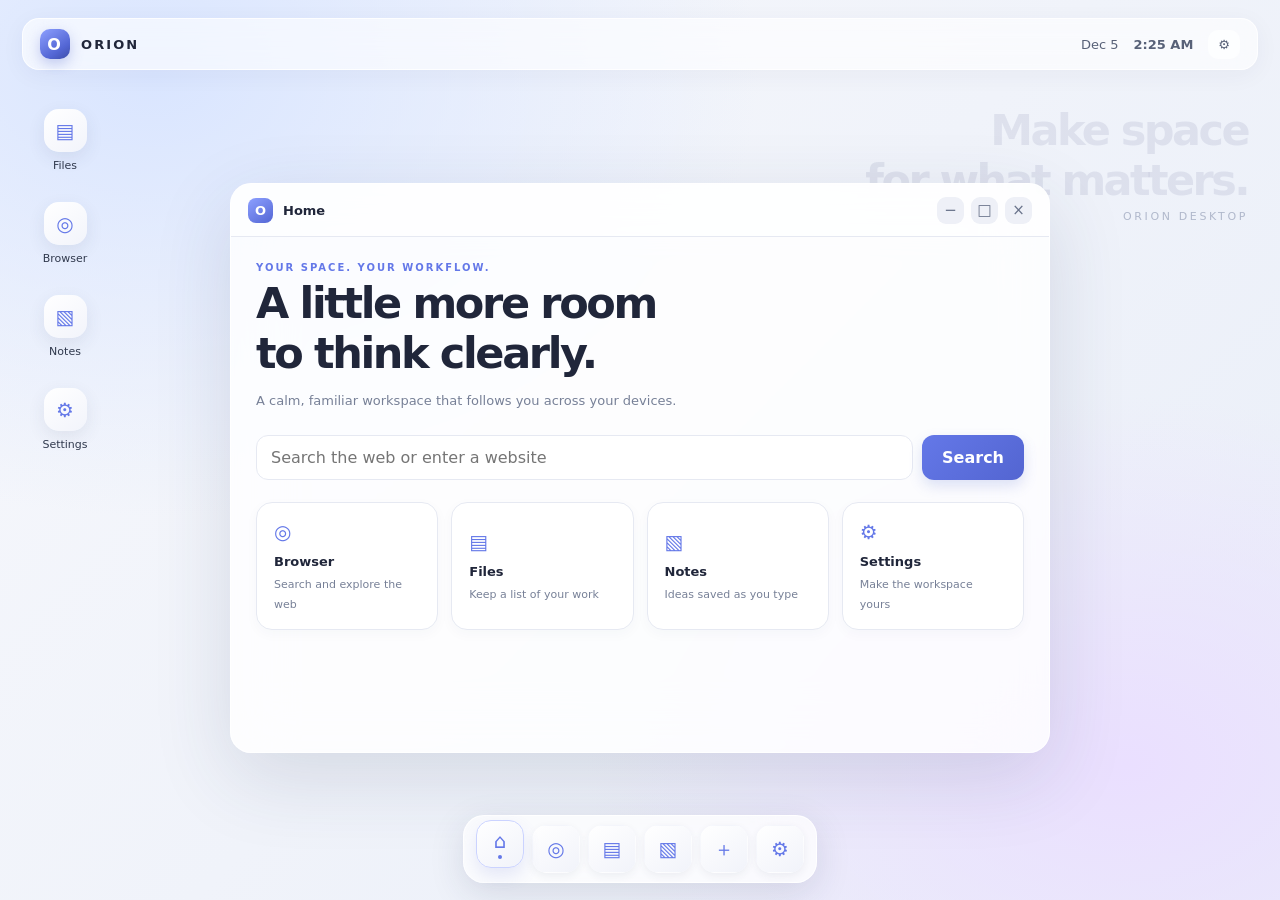
<file: index.html>
<!doctype html>
<html lang="en">
<head>
<meta charset="utf-8">
<meta name="viewport" content="width=device-width,initial-scale=1,viewport-fit=cover">
<meta name="theme-color" content="#f3f5fb">
<meta name="description" content="ORION — a personal desktop experience for your devices.">
<link rel="manifest" href="./manifest.webmanifest">
<link rel="icon" href="./icon.svg" type="image/svg+xml">
<title>ORION</title>
<style>
:root{color-scheme:light;--accent:#6478e8;--accent2:#8b9aff;--ink:#20263a;--muted:#778097;--line:#e6e9f2;--panel:rgba(255,255,255,.82);--solid:#fff;--shadow:0 24px 80px #28375b24;font-family:Inter,ui-sans-serif,system-ui,-apple-system,"Segoe UI",sans-serif}
*{box-sizing:border-box}html,body{margin:0;width:100%;height:100%;overflow:hidden}body{color:var(--ink);background:radial-gradient(ellipse at 12% 8%,#d9e5ff 0,transparent 38%),radial-gradient(ellipse at 88% 85%,#eadfff 0,transparent 34%),linear-gradient(135deg,#f7f8fc,#e9eef8);transition:background .25s,color .25s}button,input,textarea{font:inherit}button{cursor:pointer}button:focus-visible,input:focus-visible,textarea:focus-visible{outline:3px solid #8798ff88;outline-offset:2px}
.desktop{height:100dvh;position:relative;padding:18px 22px 92px}.topbar{height:52px;display:flex;align-items:center;justify-content:space-between;padding:0 17px;border:1px solid #ffffffc9;background:#ffffff9c;backdrop-filter:blur(24px);border-radius:17px;box-shadow:0 5px 25px #24334c0c}.brand{display:flex;gap:11px;align-items:center;font-weight:800;letter-spacing:.16em;font-size:13px}.orb{width:30px;height:30px;border-radius:10px;background:linear-gradient(145deg,#8da0ff,#5366d4 68%,#3d4da8);display:grid;place-items:center;color:white;font-size:16px;box-shadow:0 5px 14px #596cce55}.status{display:flex;gap:15px;align-items:center;color:#586178;font-size:13px}.status button{border:0;background:#ffffffa6;border-radius:10px;padding:7px 10px;color:inherit}
.wallpaper-label{position:absolute;right:32px;top:105px;text-align:right;pointer-events:none}.wallpaper-label b{display:block;font-size:clamp(25px,4vw,43px);letter-spacing:-.06em;color:#66749a22}.wallpaper-label span{font-size:11px;letter-spacing:.24em;color:#69769675}
.desk-icons{position:absolute;top:100px;left:22px;display:grid;gap:12px;width:86px}.desk-icon{border:0;background:transparent;color:#30394d;padding:9px 3px;border-radius:14px;display:grid;justify-items:center;gap:7px;font-size:11px}.desk-icon:hover{background:#ffffff88}.appglyph{width:43px;height:43px;border-radius:15px;background:linear-gradient(145deg,#fff,#f2f4fb);box-shadow:0 6px 18px #34415b17;display:grid;place-items:center;color:var(--accent);font-size:20px;font-weight:700}
.window{position:absolute;left:50%;top:52%;transform:translate(-50%,-50%);width:min(820px,calc(100vw - 145px));height:min(570px,calc(100dvh - 160px));min-width:300px;background:var(--panel);backdrop-filter:blur(30px);border:1px solid #ffffffed;border-radius:21px;box-shadow:var(--shadow);overflow:hidden;display:flex;flex-direction:column;animation:appear .2s ease;transition:width .2s,height .2s}.window.hidden{display:none}.window.max{width:calc(100vw - 44px);height:calc(100dvh - 142px)}@keyframes appear{from{opacity:0;transform:translate(-50%,-48%) scale(.985)}to{opacity:1;transform:translate(-50%,-50%) scale(1)}}
.winhead{height:53px;flex:none;display:flex;align-items:center;justify-content:space-between;padding:0 17px;border-bottom:1px solid var(--line);background:#ffffff9c;touch-action:pan-y}.wintitle{display:flex;align-items:center;gap:10px;font-size:13px;font-weight:750}.mini-orb{width:25px;height:25px;border-radius:8px;background:linear-gradient(145deg,#8da0ff,#5366d4);color:#fff;display:grid;place-items:center;font-size:13px}.wincontrols{display:flex;gap:7px}.wincontrols button{border:0;background:#eef0f7;color:#68728a;width:27px;height:27px;border-radius:9px;font-size:15px}.wincontrols button:last-child:hover{background:#ffe3e8;color:#b23d56}.winbody{padding:25px;overflow:auto;flex:1}.welcome{font-size:clamp(29px,4vw,43px);letter-spacing:-.055em;margin:5px 0 8px}.eyebrow{font-size:10px;font-weight:800;letter-spacing:.2em;color:var(--accent)}.sub{color:var(--muted);font-size:13px;line-height:1.55}.search{display:flex;gap:9px;margin:24px 0 22px}.search input,.field{border:1px solid var(--line);background:var(--solid);color:var(--ink);border-radius:12px;padding:12px 14px;outline:none;min-width:0}.search input{flex:1}.primary{border:0;background:linear-gradient(135deg,var(--accent),#5365d1);color:white;padding:0 20px;border-radius:12px;font-weight:700;box-shadow:0 6px 14px #596cce33}.primary:hover{filter:brightness(1.06);transform:translateY(-1px)}.tiles{display:grid;grid-template-columns:repeat(auto-fit,minmax(150px,1fr));gap:13px}.tile{background:var(--solid);border:1px solid var(--line);border-radius:16px;padding:17px;text-align:left;color:var(--ink);min-height:105px;box-shadow:0 4px 13px #27365308;transition:transform .16s,box-shadow .16s}.tile:hover{transform:translateY(-3px);box-shadow:0 10px 24px #27365312}.tile .tileicon{font-size:20px;color:var(--accent)}.tile strong{display:block;margin:10px 0 4px;font-size:13px}.tile small{color:var(--muted);font-size:11px;line-height:1.4}.dockwrap{position:absolute;bottom:17px;left:50%;transform:translateX(-50%);max-width:calc(100vw - 24px)}.dock{display:flex;gap:8px;padding:9px 12px;border:1px solid #ffffffdf;border-radius:21px;background:#ffffffbf;backdrop-filter:blur(28px);box-shadow:0 10px 35px #25334d20}.dock button{border:1px solid transparent;background:linear-gradient(145deg,#fff,#f1f3fa);width:48px;height:48px;border-radius:15px;color:var(--accent);font-size:20px;box-shadow:0 3px 9px #26365312;transition:.16s}.dock button:hover,.dock button.active{transform:translateY(-5px);border-color:#cbd3ff;box-shadow:0 8px 17px #596cce24}.dock button.active:after{content:"";display:block;width:4px;height:4px;background:var(--accent);border-radius:50%;margin:2px auto 0}
.note{width:100%;height:100%;min-height:300px;resize:vertical;border:1px solid var(--line);border-radius:13px;padding:15px;line-height:1.6;outline:none;background:var(--solid);color:var(--ink)}.filelist{display:grid;gap:9px}.fileitem{display:flex;justify-content:space-between;align-items:center;padding:12px 14px;background:var(--solid);border:1px solid var(--line);border-radius:12px;font-size:13px}.fileitem button{border:0;background:#fff0f2;color:#b34d62;padding:7px 10px;border-radius:9px}.settingsrow{display:flex;align-items:center;justify-content:space-between;padding:17px 0;border-bottom:1px solid var(--line);gap:14px}.switch{accent-color:var(--accent);width:19px;height:19px}.colorbtn{width:28px;height:28px;border-radius:50%;border:3px solid white;box-shadow:0 0 0 1px #ccd2df}.calcgrid{display:grid;grid-template-columns:repeat(4,1fr);gap:9px}.calcgrid button{min-height:54px;text-align:center;font-size:18px;padding:8px}.calcdisplay{width:100%;font-size:29px;text-align:right;margin-bottom:13px;font-weight:650}.pill{display:inline-block;border:1px solid var(--line);border-radius:999px;padding:5px 10px;color:var(--muted);font-size:11px}.mobilehint{display:none}
body.dark{color-scheme:dark;--ink:#edf1fb;--muted:#a5afc3;--line:#38445d;--panel:rgba(27,35,54,.92);--solid:#222d43;--shadow:0 20px 70px #0008;background:radial-gradient(ellipse at 15% 10%,#26345b 0,transparent 42%),linear-gradient(135deg,#111827,#1a2032)}body.dark .topbar,body.dark .dock,body.dark .winhead{background:#202a40db;border-color:#46516a}body.dark .status,body.dark .desk-icon{color:#e0e7f5}body.dark .appglyph,body.dark .tile,body.dark .field,body.dark .search input,body.dark .note,body.dark .fileitem{background:#222d43;color:#edf1fb;border-color:#3b4760}body.dark .wincontrols button{background:#35415a;color:#e6ebf5}body.dark .dock button{background:#34415b;color:#dfe6ff}body.dark .status button{background:#34415b;color:#e6ebf5}body.dark .wallpaper-label b{color:#dce5ff16}
@media(max-width:700px){.desktop{padding:9px 9px 82px}.topbar{height:46px;padding:0 12px}.desk-icons,.wallpaper-label{display:none}.status{gap:8px;font-size:11px}.window{width:calc(100vw - 16px);height:calc(100dvh - 108px);top:calc(50% + 7px);min-width:0;border-radius:17px}.window.max{width:calc(100vw - 16px);height:calc(100dvh - 108px)}.winhead{height:48px;padding:0 12px}.winbody{padding:17px}.dockwrap{bottom:8px}.dock{gap:5px;padding:7px;border-radius:17px}.dock button{width:43px;height:43px;border-radius:13px}.mobilehint{display:block}.welcome{font-size:31px}.tiles{grid-template-columns:repeat(2,minmax(0,1fr))}.tile{min-height:95px;padding:13px}.search{margin:19px 0}.calcgrid{gap:7px}.calcgrid button{min-height:49px}}
@media(max-width:360px){.dock{gap:3px;padding:6px}.dock button{width:39px;height:41px}.brand{letter-spacing:.1em}.status{gap:5px}.status button{padding:6px}}
@media(prefers-reduced-motion:reduce){*,*::before,*::after{animation-duration:.01ms!important;transition-duration:.01ms!important;scroll-behavior:auto!important}}
</style>
</head>
<body>
<div class="desktop">
<header class="topbar"><div class="brand"><span class="orb">O</span> ORION</div><div class="status"><span id="date"></span><strong id="clock"></strong><button id="quickSettings" aria-label="Open settings" title="Settings">⚙</button></div></header>
<div class="wallpaper-label"><b>Make space<br>for what matters.</b><span>ORION DESKTOP</span></div>
<div class="desk-icons" aria-label="Desktop shortcuts">
<button class="desk-icon" data-app="files"><span class="appglyph">▤</span>Files</button>
<button class="desk-icon" data-app="browser"><span class="appglyph">◎</span>Browser</button>
<button class="desk-icon" data-app="notes"><span class="appglyph">▧</span>Notes</button>
<button class="desk-icon" data-app="settings"><span class="appglyph">⚙</span>Settings</button>
</div>
<section class="window" id="window" aria-label="ORION app window">
<div class="winhead" id="winhead"><div class="wintitle"><span class="mini-orb">O</span><span id="windowTitle">Home</span></div><div class="wincontrols"><button id="minimize" title="Minimize" aria-label="Minimize">−</button><button id="maximize" title="Maximize" aria-label="Maximize">□</button><button id="close" title="Close" aria-label="Close">×</button></div></div>
<div class="winbody" id="content"></div>
</section>
<div class="dockwrap"><nav class="dock" aria-label="App dock">
<button data-app="home" title="Home" aria-label="Home">⌂</button><button data-app="browser" title="Browser" aria-label="Browser">◎</button><button data-app="files" title="Files" aria-label="Files">▤</button><button data-app="notes" title="Notes" aria-label="Notes">▧</button><button data-app="calculator" title="Calculator" aria-label="Calculator">＋</button><button data-app="settings" title="Settings" aria-label="Settings">⚙</button>
</nav></div>
</div>
<script>
'use strict';
const $=s=>document.querySelector(s), content=$('#content'), win=$('#window');
const safeGet=(key,fallback)=>{try{const v=localStorage.getItem(key);return v===null?fallback:v}catch{return fallback}};
const safeSet=(key,value)=>{try{localStorage.setItem(key,value);return true}catch{return false}};
const safeArray=(key)=>{try{const v=JSON.parse(safeGet(key,'[]'));return Array.isArray(v)?v.filter(x=>typeof x==='string'):[]}catch{return []}};
let active='home',notes=safeGet('orion-notes',''),files=safeArray('orion-files'),maximized=false,calcExpr='',drag=null;
const apps={home:'Home',browser:'ORION Browser',files:'Files',notes:'Notes',calculator:'Calculator',settings:'Settings',about:'About ORION'};
function esc(s){return String(s).replace(/[&<>"']/g,c=>({'&':'&amp;','<':'&lt;','>':'&gt;','"':'&quot;',"'":'&#39;'}[c]))}
function openApp(name){if(!apps[name])return;active=name;win.classList.remove('hidden');$('#windowTitle').textContent=apps[name];render();document.querySelectorAll('.dock [data-app]').forEach(b=>b.classList.toggle('active',b.dataset.app===name))}
function render(){
const views={
home:`<div class="eyebrow">YOUR SPACE. YOUR WORKFLOW.</div><h1 class="welcome">A little more room<br>to think clearly.</h1><p class="sub">A calm, familiar workspace that follows you across your devices.</p><form class="search" id="websearch"><input id="query" placeholder="Search the web or enter a website" aria-label="Search the web"><button class="primary">Search</button></form><div class="tiles"><button class="tile" data-app="browser"><span class="tileicon">◎</span><strong>Browser</strong><small>Search and explore the web</small></button><button class="tile" data-app="files"><span class="tileicon">▤</span><strong>Files</strong><small>Keep a list of your work</small></button><button class="tile" data-app="notes"><span class="tileicon">▧</span><strong>Notes</strong><small>Ideas saved as you type</small></button><button class="tile" data-app="settings"><span class="tileicon">⚙</span><strong>Settings</strong><small>Make the workspace yours</small></button></div><p class="mobilehint sub" style="margin-top:20px">Use the dock below to switch apps.</p>`,
browser:`<div class="eyebrow">EXPLORE</div><h2 style="margin:6px 0">Where to next?</h2><p class="sub">Search the web or open a website in a new browser tab.</p><form class="search" id="browsersearch"><input id="browserquery" placeholder="Search or enter a URL" aria-label="Search or enter a URL"><button class="primary">Go</button></form><div class="tiles"><button class="tile" data-url="https://www.google.com"><span class="tileicon">◎</span><strong>Google</strong><small>Web search</small></button><button class="tile" data-url="https://www.wikipedia.org"><span class="tileicon">W</span><strong>Wikipedia</strong><small>Knowledge library</small></button><button class="tile" data-url="https://www.youtube.com"><span class="tileicon">▶</span><strong>YouTube</strong><small>Videos</small></button></div>`,
files:`<div class="eyebrow">YOUR SPACE</div><h2 style="margin:6px 0">Files</h2><p class="sub">Create a list of files and links you want to keep track of.</p><form class="search" id="fileform"><input id="filename" maxlength="100" placeholder="Name a file or add a link" aria-label="File name"><button class="primary">Add</button></form><div class="filelist">${files.length?files.map((f,i)=>`<div class="fileitem"><span>▤ &nbsp;${esc(f)}</span><button data-delete="${i}" aria-label="Delete ${esc(f)}">Remove</button></div>`).join(''):'<p class="sub">Nothing here yet. Add your first item above.</p>'}</div><p class="sub" style="margin-top:18px">This is a personal list stored in this browser. It does not access your device folders.</p>`,
notes:`<div class="eyebrow">QUICK CAPTURE</div><h2 style="margin:6px 0">Notes</h2><p class="sub">Your writing saves automatically on this device.</p><textarea class="note" id="notepad" placeholder="Start with an idea...">${esc(notes)}</textarea><p class="sub" id="saved" aria-live="polite">Saved on this device</p>`,
calculator:`<div class="eyebrow">TOOLS</div><h2 style="margin:6px 0">Calculator</h2><input class="field calcdisplay" id="calcdisplay" value="0" readonly aria-label="Calculator display"><div class="calcgrid">${['7','8','9','÷','4','5','6','×','1','2','3','−','0','.','C','+','⌫','=','(',')'].map(k=>`<button class="tile calc-key" data-key="${k}">${k}</button>`).join('')}</div><p class="sub">Calculations are evaluated locally.</p>`,
settings:`<div class="eyebrow">PREFERENCES</div><h2 style="margin:6px 0">Make it yours</h2><div class="settingsrow"><div><strong>Dark appearance</strong><div class="sub">A darker workspace for low light</div></div><input class="switch" type="checkbox" id="darkmode" ${safeGet('orion-dark','0')==='1'?'checked':''}></div><div class="settingsrow"><div><strong>Accent color</strong><div class="sub">Choose your interface color</div></div><div style="display:flex;gap:10px">${['#6478e8','#168b78','#a45ac5','#d47b36','#d14f70'].map(c=>`<button class="colorbtn" data-color="${c}" style="background:${c}" aria-label="Choose accent color ${c}"></button>`).join('')}</div></div><div class="settingsrow"><div><strong>About ORION</strong><div class="sub">Version 0.3.0 · Cross-platform web app</div></div><button class="tile" data-app="about" style="min-height:auto;padding:10px 14px">View</button></div><p class="sub">Your theme, notes, and file list are stored locally in this browser.</p>`,
about:`<div class="eyebrow">ABOUT</div><h1 class="welcome">ORION</h1><p class="sub">A desktop-inspired web app for Windows, Android, and iPhone.</p><div class="tile"><span class="tileicon">O</span><strong>Version 0.3.0</strong><small>Interface refresh and reliability update</small></div><p class="sub">ORION runs inside a browser. It is not a replacement operating system. Its Files area is a saved list, and Browser opens external sites in new tabs. Native device access requires platform permissions or a separate native app.</p>`
};
content.innerHTML=views[active]||views.home;wire();
}
function go(url){let u=String(url||'').trim();if(!u)return;if(!/^https?:\/\//i.test(u))u=/^[\w-]+\.[a-z]{2,}(?:[/:?#].*)?$/i.test(u)?'https://'+u:'https://www.google.com/search?q='+encodeURIComponent(u);try{const parsed=new URL(u);if(!['http:','https:'].includes(parsed.protocol))return;window.open(parsed.href,'_blank','noopener,noreferrer')}catch{}}
function wire(){
content.querySelectorAll('[data-app]').forEach(b=>b.addEventListener('click',()=>openApp(b.dataset.app)));
content.querySelectorAll('[data-url]').forEach(b=>b.addEventListener('click',()=>go(b.dataset.url)));
$('#websearch')?.addEventListener('submit',e=>{e.preventDefault();go($('#query').value)});
$('#browsersearch')?.addEventListener('submit',e=>{e.preventDefault();go($('#browserquery').value)});
$('#filename')?.addEventListener('input',e=>e.target.setCustomValidity(''));
$('#fileform')?.addEventListener('submit',e=>{e.preventDefault();const n=$('#filename').value.trim();if(!n)return;if(files.includes(n)){$('#filename').setCustomValidity('That item is already on your list.');$('#filename').reportValidity();return}files.unshift(n);safeSet('orion-files',JSON.stringify(files));render()});
content.querySelectorAll('[data-delete]').forEach(b=>b.addEventListener('click',()=>{files.splice(Number(b.dataset.delete),1);safeSet('orion-files',JSON.stringify(files));render()}));
$('#notepad')?.addEventListener('input',e=>{notes=e.target.value;$('#saved').textContent=safeSet('orion-notes',notes)?'Saved on this device':'Storage is unavailable in this browser'});
$('#darkmode')?.addEventListener('change',e=>{document.body.classList.toggle('dark',e.target.checked);safeSet('orion-dark',e.target.checked?'1':'0')});
content.querySelectorAll('[data-color]').forEach(b=>b.addEventListener('click',()=>{document.documentElement.style.setProperty('--accent',b.dataset.color);safeSet('orion-accent',b.dataset.color)}));
content.querySelectorAll('.calc-key').forEach(b=>b.addEventListener('click',()=>calc(b.dataset.key)));
}
function evaluateExpression(source){
let s=source.replace(/[×]/g,'*').replace(/[÷]/g,'/').replace(/[−]/g,'-');let i=0;
function ws(){while(/\s/.test(s[i]||'')&&i<s.length)i++}
function primary(){ws();if(s[i]==='+'){i++;return primary()}if(s[i]==='-'){i++;return -primary()}if(s[i]==='('){i++;let v=expression();ws();if(s[i++]!==')')throw Error('Missing )');return v}let start=i;while(/[0-9.]/.test(s[i]||''))i++;if(start===i)throw Error('Number expected');let n=Number(s.slice(start,i));if(!Number.isFinite(n))throw Error('Invalid number');return n}
function term(){let v=primary();while(true){ws();let op=s[i];if(op!=='*'&&op!=='/')break;i++;let b=primary();if(op==='/'&&b===0)throw Error('Cannot divide by zero');v=op==='*'?v*b:v/b}return v}
function expression(){let v=term();while(true){ws();let op=s[i];if(op!=='+'&&op!=='-')break;i++;let b=term();v=op==='+'?v+b:v-b}return v}
let result=expression();ws();if(i!==s.length||!Number.isFinite(result))throw Error('Invalid expression');return String(Number(result.toPrecision(12)))
}
function calc(k){const d=$('#calcdisplay');if(!d)return;if(k==='C')calcExpr='';else if(k==='⌫')calcExpr=calcExpr.slice(0,-1);else if(k==='='){try{calcExpr=evaluateExpression(calcExpr)}catch{calcExpr='Error'}}else if(calcExpr==='Error')calcExpr='';if(k!=='C'&&k!=='⌫'&&k!=='='&&calcExpr!=='Error')calcExpr+=k;d.value=calcExpr||'0'}
$('#minimize').addEventListener('click',()=>win.classList.add('hidden'));
$('#close').addEventListener('click',()=>{win.classList.add('hidden');document.querySelectorAll('.dock [data-app]').forEach(b=>b.classList.remove('active'))});
$('#maximize').addEventListener('click',()=>{maximized=!maximized;win.classList.toggle('max',maximized)});
$('#quickSettings').addEventListener('click',()=>openApp('settings'));
document.querySelectorAll('.dock [data-app],.desk-icons [data-app]').forEach(b=>b.addEventListener('click',()=>openApp(b.dataset.app)));
function tick(){const d=new Date();$('#clock').textContent=d.toLocaleTimeString([], {hour:'numeric',minute:'2-digit'});$('#date').textContent=d.toLocaleDateString([], {month:'short',day:'numeric'})}tick();setInterval(tick,30000);
if(safeGet('orion-dark','0')==='1')document.body.classList.add('dark');
const accent=safeGet('orion-accent','');if(/^#[0-9a-f]{6}$/i.test(accent))document.documentElement.style.setProperty('--accent',accent);
if('serviceWorker'in navigator&&location.protocol==='https:')window.addEventListener('load',()=>navigator.serviceWorker.register('./sw.js').catch(()=>{}));
openApp('home');
</script>
</body></html>
</file>
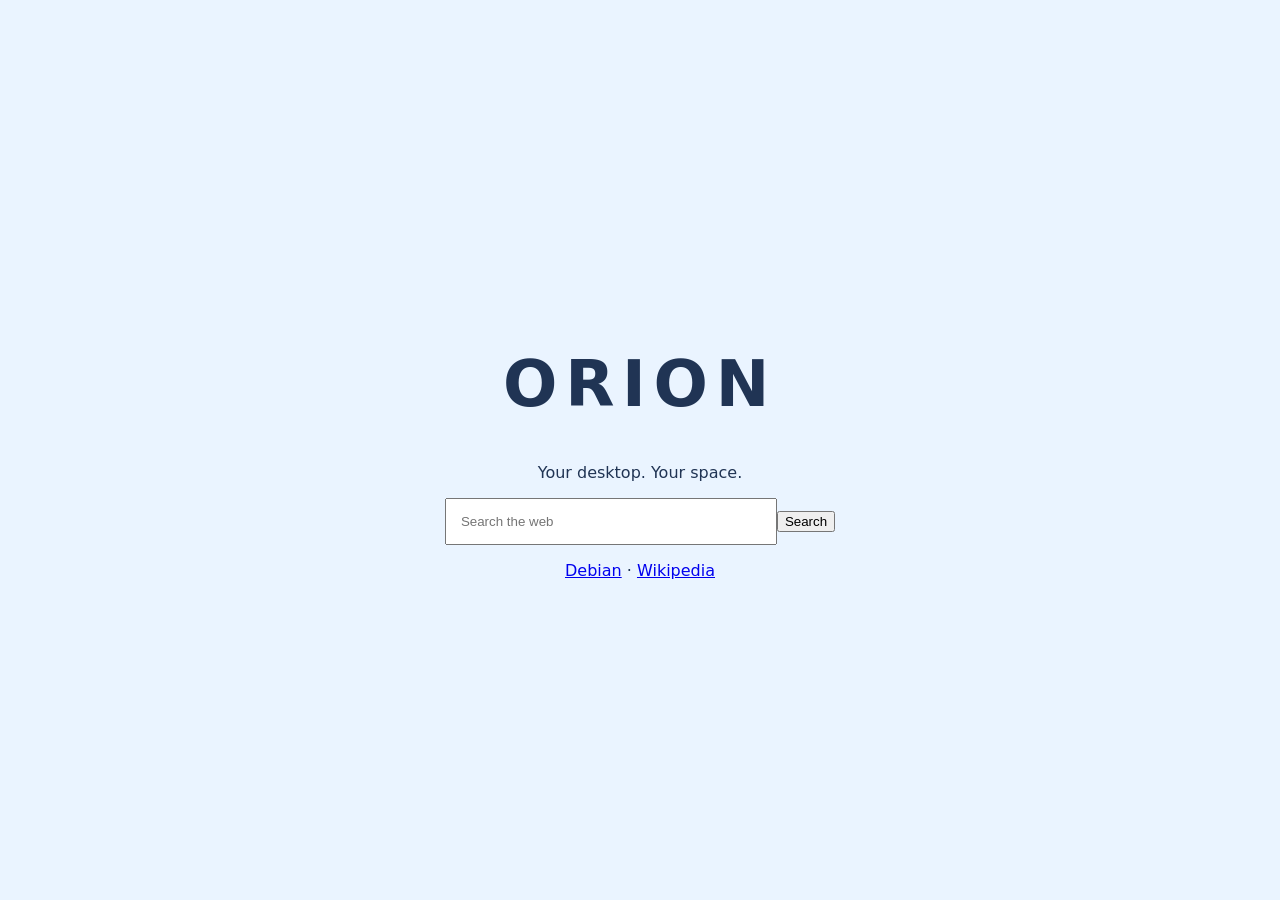
<file: ORION-OS/config/browser/newtab.html>
<!doctype html>
<html lang="en"><head><meta charset="utf-8"><title>ORION Start</title></head>
<body style="margin:0;min-height:100vh;display:grid;place-items:center;background:#eaf4ff;font-family:system-ui;color:#203454">
<main style="text-align:center;padding:40px"><h1 style="font-size:64px;letter-spacing:.12em">ORION</h1><p>Your desktop. Your space.</p>
<form action="https://www.google.com/search"><input name="q" placeholder="Search the web" style="padding:14px;width:300px"><button>Search</button></form>
<p><a href="https://www.debian.org/">Debian</a> · <a href="https://www.wikipedia.org/">Wikipedia</a></p></main></body></html>
</file>
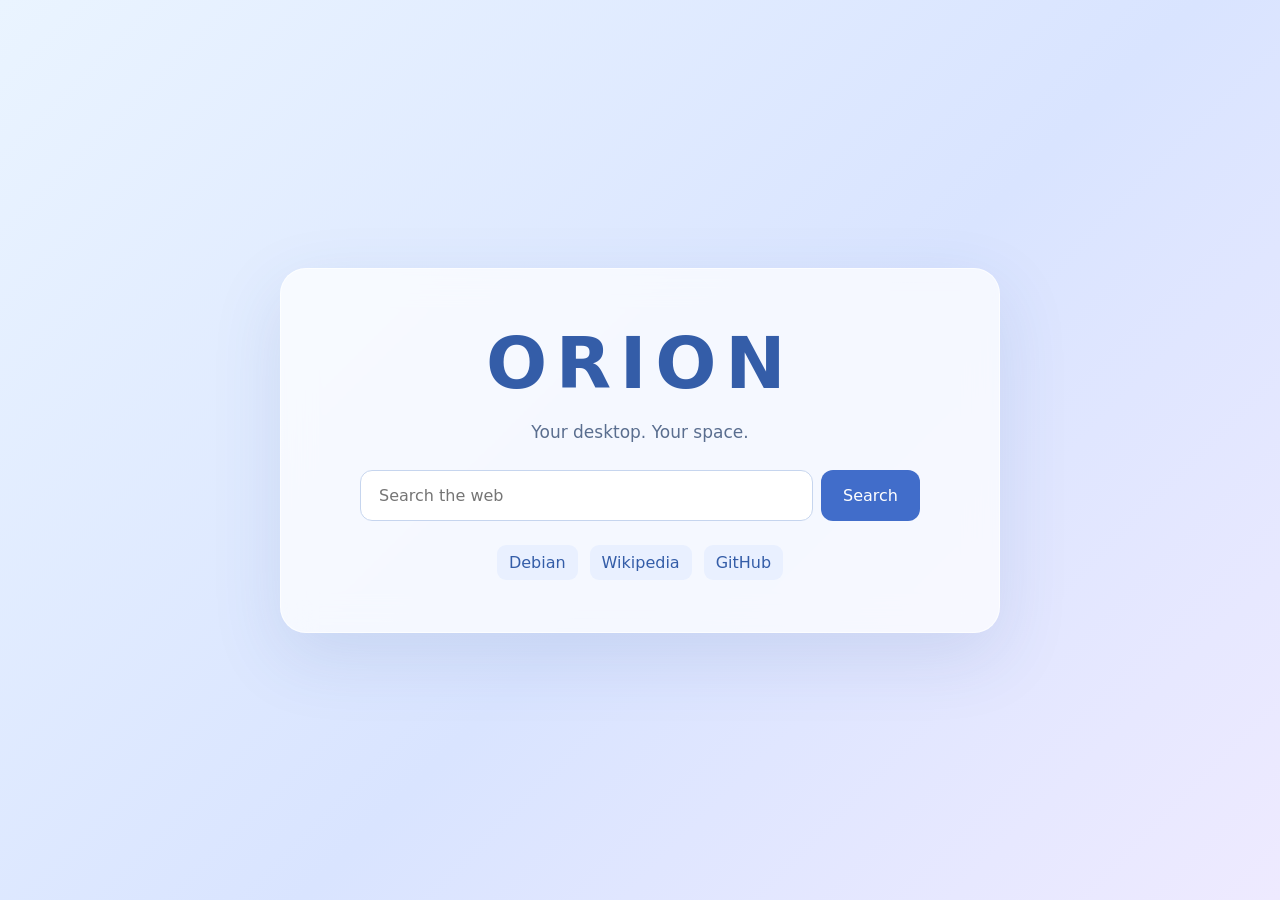
<file: ORION-OS/live-build/config/includes.chroot/usr/share/orion/browser/newtab.html>
<!doctype html>
<html lang="en">
<head>
<meta charset="utf-8">
<meta name="viewport" content="width=device-width,initial-scale=1">
<title>ORION Start</title>
<style>
*{box-sizing:border-box}body{margin:0;min-height:100vh;display:grid;place-items:center;
font-family:system-ui,sans-serif;color:#203454;background:linear-gradient(135deg,#eaf4ff,#d9e4ff 55%,#eeeaff)}
main{width:min(720px,90vw);padding:52px 38px;text-align:center;border:1px solid #ffffffaa;
border-radius:26px;background:#ffffffb8;box-shadow:0 24px 70px #375b9620;backdrop-filter:blur(16px)}
h1{font-size:clamp(42px,8vw,72px);letter-spacing:.12em;margin:0;color:#345da8}
p{color:#5a6e8f;font-size:17px}.search{display:flex;gap:8px;margin:28px auto 0;max-width:560px}
input{min-width:0;flex:1;padding:15px 18px;border:1px solid #c6d5ee;border-radius:12px;font:inherit}
button{padding:0 22px;border:0;border-radius:12px;background:#416dca;color:white;font:inherit;cursor:pointer}
.links{display:flex;justify-content:center;gap:12px;flex-wrap:wrap;margin-top:24px}
a{color:#345da8;text-decoration:none;padding:8px 12px;border-radius:9px;background:#e9f0ff}
</style>
</head>
<body><main>
<h1>ORION</h1><p>Your desktop. Your space.</p>
<form class="search" action="https://www.google.com/search" method="get">
<input name="q" aria-label="Search the web" placeholder="Search the web">
<button type="submit">Search</button>
</form>
<div class="links"><a href="https://www.debian.org/">Debian</a><a href="https://www.wikipedia.org/">Wikipedia</a><a href="https://github.com/">GitHub</a></div>
</main></body></html>
</file>
